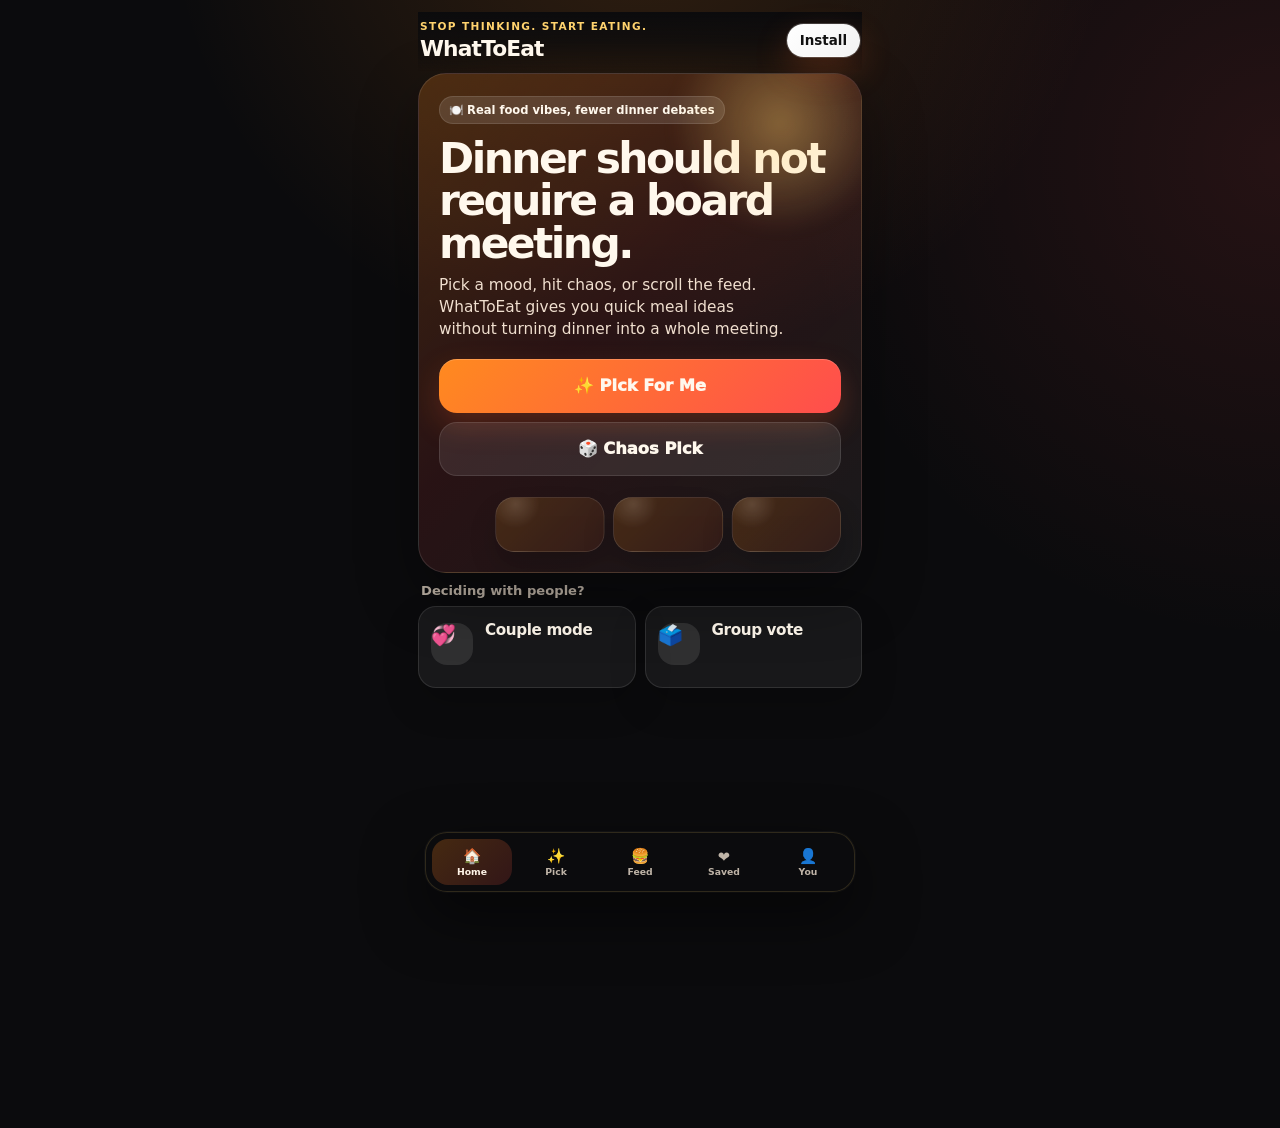
<file: index.html>
<!DOCTYPE html>
<html lang="en">
<head>
  <meta charset="UTF-8" />
  <meta name="viewport" content="width=device-width, initial-scale=1.0, viewport-fit=cover" />
  <title>WhatToEat — Funny food picks for your mood</title>
  <meta name="description" content="WhatToEat is a fast, funny food picker that helps you decide what to eat with daily vibes, smart rerolls, share cards, and chaotic meal energy." />
  <meta name="theme-color" content="#ff6b2c" />
  <meta name="mobile-web-app-capable" content="yes" />
  <meta name="application-name" content="WhatToEat" />
  <meta name="apple-mobile-web-app-capable" content="yes" />
  <meta name="apple-mobile-web-app-status-bar-style" content="black-translucent" />
  <meta name="apple-mobile-web-app-title" content="WhatToEat" />
  <meta name="format-detection" content="telephone=no" />
  <meta property="og:site_name" content="WhatToEat" />
  <meta property="og:title" content="WhatToEat" />
  <meta property="og:description" content="Stop overthinking dinner. Let WhatToEat pick the vibe — with funny share cards and daily meal chaos." />
  <meta property="og:image" content="https://whattoeat-ten-hazel.vercel.app/social-preview.png" />
  <meta name="twitter:card" content="summary_large_image" />
  <meta name="twitter:title" content="WhatToEat" />
  <meta name="twitter:description" content="Funny food picks for your mood, your wallet, and your current chaos." />
  <meta name="twitter:image" content="https://whattoeat-ten-hazel.vercel.app/social-preview.png" />
  <meta property="og:type" content="website" />
  <link rel="manifest" href="/app.webmanifest?v=foundation-20260817-v4" crossorigin="use-credentials" />
  <link rel="apple-touch-icon" href="/apple-touch-icon.png" />
  <link rel="stylesheet" href="/style.css?v=foundation-20260814-v1" />
  <link rel="stylesheet" href="/foundation.css?v=2.0b-catalog-2" />
</head>
<body>
  <div class="app-shell">
    <header class="topbar">
      <div>
        <p class="eyebrow">Stop thinking. Start eating.</p>
        <h1>WhatToEat</h1>
      </div>
      <button class="install-pill" id="installBtn" type="button">Install</button>
    </header>

    <main id="app">
      <section class="screen active" id="homeScreen">
        <article class="hero-card">
          <div class="hero-copy">
            <span class="live-chip">🍽️ Real food vibes, fewer dinner debates</span>
            <h2>Dinner should not require a board meeting.</h2>
            <p>Pick a mood, hit chaos, or scroll the feed. WhatToEat gives you quick meal ideas without turning dinner into a whole meeting.</p>
            <div class="hero-actions">
              <button class="primary-btn" data-go="matchScreen">Find my food</button>
              <button class="ghost-btn" id="chaosPickBtn" type="button">Chaos pick</button>
            </div>
          </div>
          <div class="hero-food-stack" aria-hidden="true">
            <div class="mini-photo pizza"></div>
            <div class="mini-photo burger"></div>
            <div class="mini-photo ramen"></div>
          </div>
        </article>

        <section class="daily-card glass-card">
          <div>
            <p class="eyebrow">Live banner</p>
            <h3 id="dailyTitle">Comfort food with main-character seasoning</h3>
            <p id="dailyText">The day was loud. Your plate should be easy, warm, and a little dramatic.</p>
          </div>
          <button class="tiny-btn" id="refreshDailyBtn" type="button">Refresh</button>
        </section>
        <section class="today-mode-card glass-card" id="todayModeCard">
          <div class="today-mode-top">
            <div>
              <p class="eyebrow">Today’s Mode</p>
              <h3 id="todayModeTitle">Loading today’s food chaos...</h3>
              <p id="todayModeText">Checking the calendar, the clock, and your hunger attitude.</p>
            </div>
            <span class="mode-orb" id="todayModeEmoji">🍽️</span>
          </div>
          <div class="daily-meta-row">
            <span id="todayModeTag">Live vibe</span>
            <span id="todayModeStreak">0 day streak</span>
            <span id="todayModeClock">Tonight energy</span>
          </div>
          <button class="primary-btn compact" id="todayModePickBtn" type="button">Pick from today’s mode</button>
        </section>

        <section class="launch-card glass-card app-dev-only" id="launchPrepCard" hidden>
          <div>
            <p class="eyebrow">PWA Status</p>
            <h3>PWA cache reset active</h3>
            <p>Old caches and service workers are cleared once, then the fresh manifest, icons, and service worker are registered for Chrome install testing.</p>
          </div>
          <button class="launch-badge" id="pwaStatusBtn" type="button">PWA</button>
        </section>

        <section class="personal-card glass-card" id="forYouCard">
          <div>
            <p class="eyebrow">For You Tonight</p>
            <h3 id="forYouTitle">Loading your food brain...</h3>
            <p id="forYouText">The app is checking your cravings without judging too loud.</p>
          </div>
          <button class="tiny-btn" id="forYouPickBtn" type="button">Pick this vibe</button>
        </section>

        <section class="section-block">
          <div class="section-heading">
            <div>
              <p class="eyebrow">For you</p>
              <h3>Food feed</h3>
            </div>
            <button class="text-btn" data-go="feedScreen">See all</button>
          </div>
          <div class="horizontal-feed" id="homeFeed"></div>
        </section>

        <section class="section-block">
          <div class="section-heading">
            <div>
              <p class="eyebrow">Viral energy</p>
              <h3>Shareable picks</h3>
            </div>
          </div>
          <div class="share-preview-card social-preview-card" id="sharePreviewCard">
            <span class="social-badge">SHARE PICK</span>
            <p>WhatToEat picked <strong>something unreasonably accurate</strong> for me.</p>
            <button class="primary-btn compact" id="makeShareBtn" type="button">Make viral card</button>
          </div>
          <div class="brand-lock-card glass-card">
            <p class="eyebrow">Brand lock-in</p>
            <h3>Signature WhatToEat energy</h3>
            <div class="signature-phrase-grid">
              <span>Wallet Recovery Mode</span>
              <span>Emotionally Seasoned</span>
              <span>2AM Bad Decisions</span>
              <span>Financially Reckless Feast</span>
            </div>
          </div>
          <div class="template-strip" id="templateStrip">
            <button data-template="share" class="active">🔥 Share</button>
            <button data-template="roast">😮‍💨 Roast</button>
            <button data-template="broke">🪙 Broke era</button>
            <button data-template="late">🌙 Late night</button>
            <button data-template="main">✨ Main character</button>
            <button data-template="couple">💞 Couple</button>
          </div>
        </section>

        <section class="section-block social-lab-section">
          <div class="section-heading">
            <div>
              <p class="eyebrow">Social lab</p>
              <h3>Make it group-chat worthy</h3>
            </div>
          </div>
          <div class="social-grid">
            <button class="social-tool-card" id="roastModeBtn" type="button">
              <span>🔥</span>
              <strong>Roast my hunger</strong>
              <small>Generate a funny line for your pick.</small>
            </button>
            <button class="social-tool-card" id="coupleModeBtn" type="button">
              <span>💞</span>
              <strong>Couple mode</strong>
              <small>Pick one meal two people can argue over.</small>
            </button>
            <button class="social-tool-card" id="groupVoteBtn" type="button">
              <span>🗳️</span>
              <strong>Group vote</strong>
              <small>Create three choices to send the chat.</small>
            </button>
          </div>
        </section>
      </section>

      <section class="screen" id="matchScreen">
        <div class="screen-title">
          <p class="eyebrow">Smart pick</p>
          <h2>What’s your food situation?</h2>
          <p>Choose fast. The app will judge lovingly.</p>
        </div>

        <div class="question-card">
          <h3>Mood</h3>
          <div class="option-grid" data-group="mood">
            <button data-value="comfort">🥘 Comfort</button>
            <button data-value="lazy">🛋️ Lazy</button>
            <button data-value="broke">🪙 Broke</button>
            <button data-value="healthy">🥗 Healthy-ish</button>
            <button data-value="late">🌙 Late night</button>
            <button data-value="chaos">🎲 Chaos</button>
          </div>
        </div>

        <div class="question-card">
          <h3>Budget</h3>
          <div class="option-grid" data-group="budget">
            <button data-value="cheap">$ Struggle</button>
            <button data-value="mid">$$ Normal</button>
            <button data-value="treat">$$$ Treat me</button>
          </div>
        </div>

        <div class="question-card">
          <h3>Energy</h3>
          <div class="option-grid" data-group="energy">
            <button data-value="low">Barely standing</button>
            <button data-value="medium">I can cook a lil</button>
            <button data-value="high">Chef mode</button>
          </div>
        </div>

        <button class="primary-btn full" id="smartPickBtn" type="button">Pick my food</button>
        <div id="smartResult" class="result-zone"></div>
      </section>

      <section class="screen" id="feedScreen">
        <div class="screen-title">
          <p class="eyebrow">Swipe-ish feed</p>
          <h2>Keep scrolling until dinner makes sense</h2>
        </div>
        <div class="mode-strip">
          <button data-filter="all" class="active">All</button>
          <button data-filter="late">Late night</button>
          <button data-filter="broke">Struggle</button>
          <button data-filter="comfort">Comfort</button>
          <button data-filter="healthy">Healthy-ish</button>
        </div>
        <div class="vertical-feed" id="verticalFeed"></div>
      </section>

      <section class="screen" id="savedScreen">
        <div class="screen-title">
          <p class="eyebrow">Saved</p>
          <h2>Your cravings folder</h2>
          <p>For when future-you wants the same nonsense again.</p>
        </div>
        <div id="savedList" class="vertical-feed"></div>
      </section>

      <section class="screen" id="profileScreen">
        <div class="screen-title">
          <p class="eyebrow">Your food brain</p>
          <h2>Preferences + streaks</h2>
        </div>
        <div class="stats-grid">
          <article class="stat-card"><span id="streakCount">0</span><p>day vibe streak</p></article>
          <article class="stat-card"><span id="savedCount">0</span><p>saved meals</p></article>
          <article class="stat-card"><span id="historyCount">0</span><p>recent picks</p></article>
          <article class="stat-card"><span id="topMoodText">—</span><p>usual vibe</p></article>
        </div>
        <div class="glass-card">
          <p class="eyebrow">Recent cravings</p>
          <div id="recentList" class="recent-list"></div>
        </div>
        <div class="question-card">
          <h3>Favorite default mood</h3>
          <div class="option-grid" data-group="defaultMood">
            <button data-value="comfort">Comfort</button>
            <button data-value="lazy">Lazy</button>
            <button data-value="broke">Broke</button>
            <button data-value="late">Late night</button>
          </div>
        </div>
        <button class="ghost-btn full" id="resetBtn" type="button">Reset app memory</button>
      </section>
    </main>

    <nav class="bottom-nav" aria-label="Main navigation">
      <button class="active" data-go="homeScreen">🏠<span>Home</span></button>
      <button data-go="matchScreen">✨<span>Pick</span></button>
      <button data-go="feedScreen">🍔<span>Feed</span></button>
      <button data-go="savedScreen">❤️<span>Saved</span></button>
      <button data-go="profileScreen">👤<span>You</span></button>
    </nav>
  </div>

  <div class="modal-backdrop" id="modalBackdrop" hidden>
    <div class="modal-card" role="dialog" aria-modal="true">
      <button class="close-btn" id="closeModal" type="button" aria-label="Close dialog">×</button>
      <div id="modalContent"></div>
    </div>
  </div>

  <canvas id="shareCanvas" width="1080" height="1350" hidden></canvas>
  <div class="toast" id="toast"></div>

  <script src="/foundation-bootstrap.js?v=foundation-20260814-v1"></script>
  <script src="/pwa-foundation.js?v=foundation-20260817-v2"></script>
  <script src="/script.js?v=foundation-20260814-v1"></script>
  <script src="/catalog-quality.js?v=2.0b-catalog-2"></script>
</body>
</html>
</file>
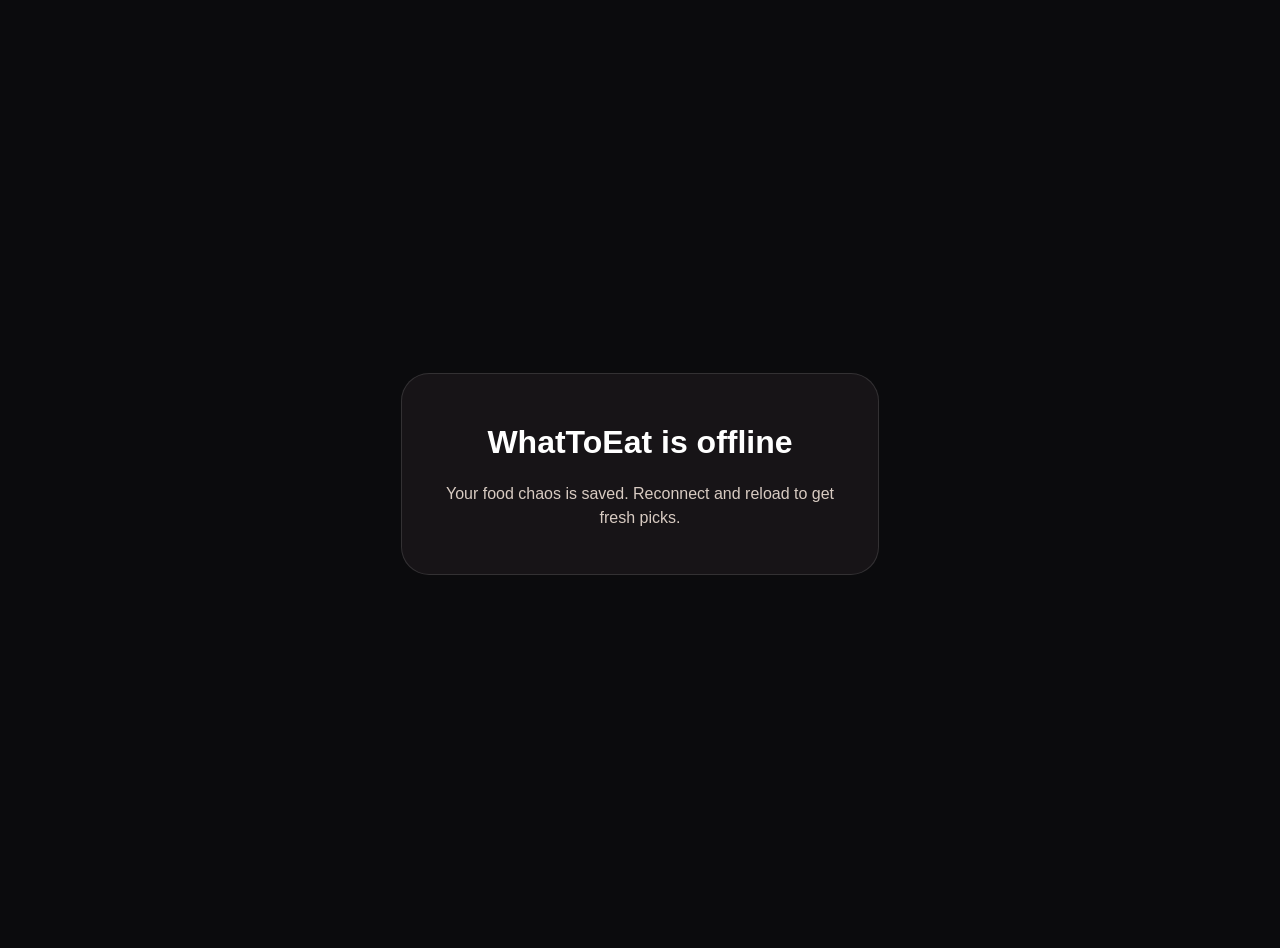
<file: offline.html>
<!DOCTYPE html><html lang="en"><head><meta charset="UTF-8"><meta name="viewport" content="width=device-width,initial-scale=1"><title>WhatToEat Offline</title><style>body{margin:0;background:#0b0b0d;color:#fff;font-family:Arial,sans-serif;display:grid;place-items:center;min-height:100vh;padding:24px;text-align:center}.card{max-width:420px;background:#171417;border:1px solid rgba(255,255,255,.12);border-radius:28px;padding:28px}h1{font-size:32px}p{color:#d8cbc2;line-height:1.5}</style></head><body><div class="card"><h1>WhatToEat is offline</h1><p>Your food chaos is saved. Reconnect and reload to get fresh picks.</p></div></body></html>
</file>
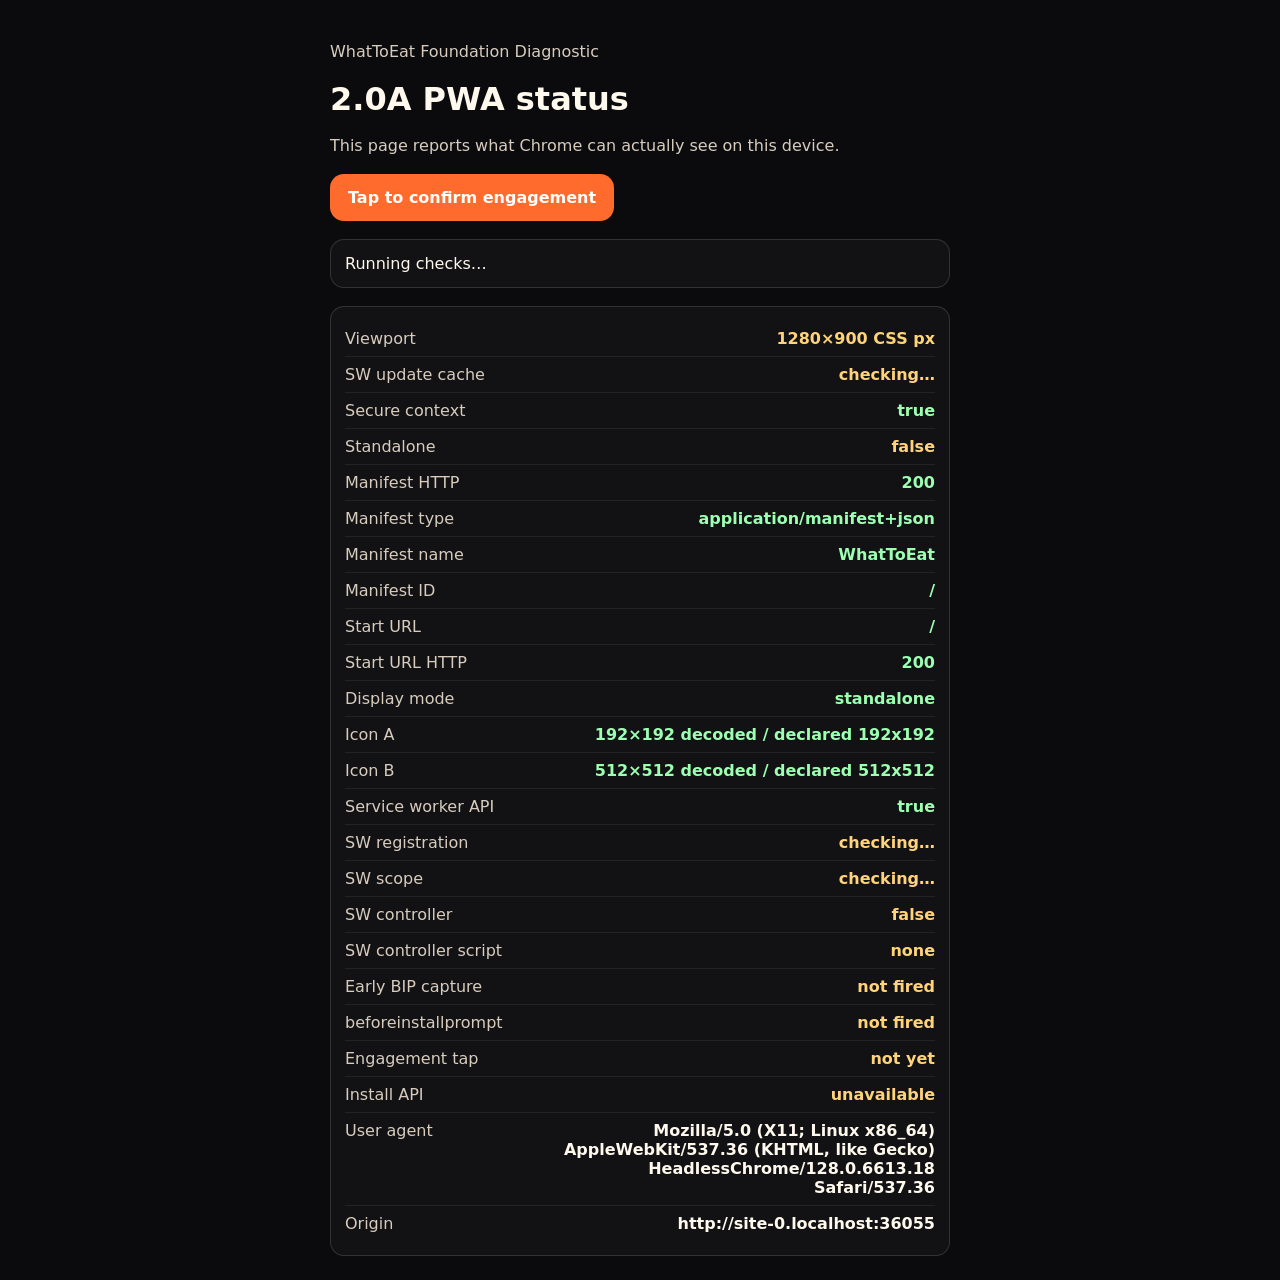
<file: pwa-test.html>
<!doctype html>
<html lang="en">
<head>
  <meta charset="utf-8">
  <meta name="viewport" content="width=device-width,initial-scale=1,viewport-fit=cover">
  <meta name="theme-color" content="#ff6b2c">
  <title>WhatToEat 2.0A PWA Diagnostic</title>
  <script>
    window.__wteInstallPromptSeen = false;
    window.__wteInstallPromptEvent = null;
    window.addEventListener('beforeinstallprompt', event => {
      window.__wteInstallPromptSeen = true;
      window.__wteInstallPromptEvent = event;
      event.preventDefault();
    });
  </script>
  <link rel="manifest" href="/app.webmanifest?v=2.0a-pwa-test-8" crossorigin="use-credentials">
  <style>
    body{margin:0;min-height:100vh;background:#0b0b0d;color:#fff8ed;font:16px system-ui,sans-serif;padding:24px;box-sizing:border-box}main{max-width:620px;margin:0 auto}h1{margin:.25rem 0 1rem;font-size:2rem}p{line-height:1.5;color:#d8ccbf}button{font:inherit;font-weight:800;padding:14px 18px;border:0;border-radius:14px;background:#ff6b2c;color:white}.panel{margin-top:18px;padding:14px;border:1px solid #ffffff22;border-radius:14px;background:#ffffff08}.row{display:flex;justify-content:space-between;gap:18px;padding:8px 0;border-bottom:1px solid #ffffff12}.row:last-child{border-bottom:0}.label{color:#d8ccbf}.value{font-weight:800;text-align:right;word-break:break-word;max-width:65%}.pass{color:#9cffb2}.fail{color:#ff9c9c}.wait{color:#ffd37a}
  </style>
</head>
<body><main>
  <p>WhatToEat Foundation Diagnostic</p><h1>2.0A PWA status</h1>
  <p>This page reports what Chrome can actually see on this device.</p>
  <button id="tap" type="button">Tap to confirm engagement</button>
  <div class="panel" id="summary">Running checks…</div><div class="panel" id="details"></div>
<script>
const summary=document.getElementById('summary'),details=document.getElementById('details'),tap=document.getElementById('tap');
let promptSeen=window.__wteInstallPromptSeen===true,engagement=false;const r={earlyPrompt:window.__wteInstallPromptSeen===true};
const row=(l,v,s='')=>`<div class="row"><span class="label">${l}</span><span class="value ${s}">${v}</span></div>`;
function render(){
 const iconOK=r.icon192OK&&r.icon512OK;
 const viewportOK=Number.isFinite(r.viewportWidth)&&r.viewportWidth>=320&&r.viewportWidth<=390;
 const updateOK=Array.isArray(r.cacheNames)&&r.cacheNames.some(name=>name==='whattoeat-foundation-20260818-v8');
 details.innerHTML=
 row('Viewport',r.viewport||'checking…',viewportOK?'pass':'wait')+
 row('SW update cache',r.cacheNames?.join(', ')||'checking…',updateOK?'pass':'wait')+
 row('Secure context',String(r.secure),r.secure?'pass':'fail')+
 row('Standalone',String(r.standalone),r.standalone?'pass':'wait')+
 row('Manifest HTTP',r.manifestHttp??'checking…',r.manifestHttp===200?'pass':r.manifestHttp?'fail':'wait')+
 row('Manifest type',r.manifestType||'checking…',r.manifestType?.includes('manifest')?'pass':r.manifestType?'fail':'wait')+
 row('Manifest name',r.manifestName||'checking…',r.manifestName?'pass':'wait')+
 row('Manifest ID',r.manifestId||'checking…',r.manifestId?'pass':'wait')+
 row('Start URL',r.startUrl||'checking…',r.startUrl?'pass':'wait')+
 row('Start URL HTTP',r.startHttp??'checking…',r.startHttp===200?'pass':r.startHttp?'fail':'wait')+
 row('Display mode',r.display||'checking…',(['standalone','fullscreen','minimal-ui'].includes(r.display))?'pass':r.display?'fail':'wait')+
 row('Icon A',r.icon192||'checking…',r.icon192OK?'pass':r.icon192?'fail':'wait')+
 row('Icon B',r.icon512||'checking…',r.icon512OK?'pass':r.icon512?'fail':'wait')+
 row('Service worker API',String(r.swApi),r.swApi?'pass':'fail')+
 row('SW registration',r.swRegistration||'checking…',r.swRegistration==='ready'?'pass':r.swRegistration==='failed'?'fail':'wait')+
 row('SW scope',r.swScope||'checking…',r.swScope?'pass':'wait')+
 row('SW controller',String(r.swController),r.swController?'pass':'wait')+
 row('SW controller script',r.swScript||'none',r.swScript?'pass':'wait')+
 row('Early BIP capture',r.earlyPrompt?'FIRED':'not fired',r.earlyPrompt?'pass':'wait')+
 row('beforeinstallprompt',promptSeen?'FIRED':'not fired',promptSeen?'pass':'wait')+
 row('Engagement tap',engagement?'done':'not yet',engagement?'pass':'wait')+
 row('Install API',r.installApi||'unavailable',r.installApi==='available'?'pass':'wait')+
 row('User agent',r.ua||'checking…')+
 row('Origin',location.origin);
 if(!r.secure)summary.innerHTML='<strong class="fail">FAIL:</strong> Not a secure context.';
 else if(r.manifestHttp&&r.manifestHttp!==200)summary.innerHTML='<strong class="fail">FAIL:</strong> Manifest request failed.';
 else if(r.startHttp&&r.startHttp!==200)summary.innerHTML='<strong class="fail">FAIL:</strong> Manifest start URL is not returning HTTP 200.';
 else if(r.iconsChecked&&!iconOK)summary.innerHTML='<strong class="fail">FAIL:</strong> One or more manifest icons are invalid.';
 else if(r.swRegistration==='failed')summary.innerHTML='<strong class="fail">FAIL:</strong> Service worker registration failed.';
 else if(updateOK&&viewportOK&&r.standalone)summary.innerHTML='<strong class="pass">FOUNDATION DEVICE PASS:</strong> Installed PWA updated to v8 and viewport is within the 320–390px regression band.';
 else if(promptSeen)summary.innerHTML='<strong class="pass">PASS:</strong> Chrome fired the install prompt.';
 else if(r.swController&&r.manifestHttp===200&&r.startHttp===200&&iconOK)summary.innerHTML='<strong class="pass">CORE PWA PASS:</strong> Manifest, start URL, icons, and service worker are healthy.';
 else summary.textContent='Running checks…';
}
function loadIcon(src,declared){return new Promise(resolve=>{const i=new Image();i.onload=()=>resolve({text:`${i.naturalWidth}×${i.naturalHeight} decoded / declared ${declared}`,ok:`${i.naturalWidth}x${i.naturalHeight}`===declared&&i.naturalWidth>=192&&i.naturalHeight>=192});i.onerror=()=>resolve({text:'load/decode failed',ok:false});i.src=src+(src.includes('?')?'&':'?')+'diag='+Date.now();});}
async function readCaches(){if('caches'in window){try{r.cacheNames=await caches.keys();}catch(e){r.cacheNames=[];}}render();}
tap.addEventListener('click',()=>{engagement=true;tap.textContent='Engagement confirmed ✓';tap.disabled=true;render();});
window.addEventListener('beforeinstallprompt',e=>{promptSeen=true;r.earlyPrompt=window.__wteInstallPromptSeen===true;e.preventDefault();render();});
(async()=>{
 r.viewportWidth=window.innerWidth;r.viewport=`${window.innerWidth}×${window.innerHeight} CSS px`;
 r.secure=isSecureContext;r.standalone=matchMedia('(display-mode: standalone)').matches||navigator.standalone===true;r.swApi='serviceWorker'in navigator;r.swController=!!navigator.serviceWorker?.controller;r.swScript=navigator.serviceWorker?.controller?.scriptURL||'';r.ua=navigator.userAgent;r.installApi=typeof navigator.install==='function'?'available':'unavailable';await readCaches();
 try{const m=await fetch('/app.webmanifest?diag='+Date.now(),{cache:'no-store',credentials:'include'});r.manifestHttp=m.status;r.manifestType=m.headers.get('content-type')||'(none)';if(m.ok){const j=await m.json();r.manifestName=j.name||'(missing)';r.manifestId=j.id||'(missing)';r.startUrl=j.start_url||'(missing)';r.display=j.display||'(missing)';if(j.start_url){try{const s=await fetch(j.start_url,{cache:'no-store',credentials:'include'});r.startHttp=s.status;}catch(e){r.startHttp='network error';}}const a=j.icons?.find(x=>x.sizes==='192x192')||j.icons?.[0],b=j.icons?.find(x=>x.sizes==='512x512')||j.icons?.[1];if(a&&b){const ia=await loadIcon(a.src,a.sizes),ib=await loadIcon(b.src,b.sizes);r.icon192=ia.text;r.icon192OK=ia.ok;r.icon512=ib.text;r.icon512OK=ib.ok;r.iconsChecked=true;}else{r.icon192='missing';r.icon512='missing';r.iconsChecked=true;}}}catch(e){r.manifestHttp='network error';}render();
 if(!r.swApi){r.swRegistration='failed';render();return;}try{const reg=await navigator.serviceWorker.register('/sw.js',{scope:'/'});await navigator.serviceWorker.ready;r.swRegistration='ready';r.swScope=reg.scope;r.swController=!!navigator.serviceWorker.controller;r.swScript=navigator.serviceWorker?.controller?.scriptURL||'';await reg.update();setTimeout(readCaches,1200);}catch(e){r.swRegistration='failed';}render();
 navigator.serviceWorker.addEventListener('controllerchange',()=>{r.swController=!!navigator.serviceWorker.controller;r.swScript=navigator.serviceWorker?.controller?.scriptURL||'';readCaches();});
})();
</script></main></body></html>
</file>
<file: style.css>
/* Critical mobile click fix: hidden modal/backdrop must never block taps */
[hidden], .modal-backdrop[hidden]{display:none!important;}
:root{
  --bg:#0b0b0d; --panel:#151518; --panel2:#1d1a20; --text:#fff8ed; --muted:#bfb4a7;
  --orange:#ff8a1f; --yellow:#ffd36e; --red:#ff4d4d; --green:#70e58f; --border:rgba(255,255,255,.11);
  --shadow:0 24px 60px rgba(0,0,0,.35); --radius:28px;
}
*{box-sizing:border-box;-webkit-tap-highlight-color:transparent}
body{margin:0;background:radial-gradient(circle at top,#332112 0,#0b0b0d 34%,#070708 100%);color:var(--text);font-family:Inter,ui-sans-serif,system-ui,-apple-system,BlinkMacSystemFont,"Segoe UI",sans-serif;min-height:100vh}
button{font:inherit;color:inherit;border:0;cursor:pointer}
.app-shell{width:min(480px,100%);margin:0 auto;min-height:100vh;padding:14px 14px 96px;position:relative;overflow:hidden}
.topbar{position:sticky;top:0;z-index:10;display:flex;align-items:center;justify-content:space-between;padding:10px 2px 12px;background:linear-gradient(180deg,rgba(11,11,13,.98),rgba(11,11,13,.68),transparent);backdrop-filter:blur(16px)}
.topbar h1{margin:0;font-size:1.5rem;letter-spacing:-.04em}.eyebrow{margin:0 0 4px;color:var(--yellow);font-size:.72rem;text-transform:uppercase;letter-spacing:.14em;font-weight:800}.install-pill,.tiny-btn,.text-btn{background:rgba(255,255,255,.08);border:1px solid var(--border);border-radius:999px;padding:10px 14px;font-weight:800}.text-btn{background:transparent;color:var(--yellow);padding:8px}.screen{display:none;animation:rise .25s ease}.screen.active{display:block}@keyframes rise{from{opacity:0;transform:translateY(10px)}to{opacity:1;transform:none}}
.hero-card{position:relative;overflow:hidden;border:1px solid var(--border);border-radius:34px;padding:22px;background:linear-gradient(135deg,rgba(255,138,31,.22),rgba(255,77,77,.12) 45%,rgba(255,255,255,.06));box-shadow:var(--shadow)}
.hero-card:before{content:"";position:absolute;inset:-60px -30px auto auto;width:220px;height:220px;background:radial-gradient(circle,rgba(255,211,110,.4),transparent 70%);filter:blur(8px)}
.live-chip{display:inline-flex;background:rgba(255,255,255,.12);border:1px solid var(--border);padding:7px 10px;border-radius:999px;font-size:.78rem;font-weight:900}.hero-card h2{font-size:2.1rem;line-height:.95;letter-spacing:-.07em;margin:14px 0 10px}.hero-card p{color:#f0dfcf;line-height:1.45;margin:0 0 18px}.hero-actions{display:flex;gap:10px;flex-wrap:wrap}.primary-btn,.ghost-btn{border-radius:18px;padding:14px 16px;font-weight:950;background:linear-gradient(135deg,var(--orange),var(--red));box-shadow:0 12px 26px rgba(255,104,30,.25)}.ghost-btn{background:rgba(255,255,255,.09);box-shadow:none;border:1px solid var(--border)}.full{width:100%;margin-top:12px}.compact{padding:10px 12px;border-radius:14px}.hero-food-stack{height:118px;display:grid;grid-template-columns:1fr 1fr 1fr;gap:10px;margin-top:18px}.mini-photo{border-radius:22px;background-size:cover;background-position:center;box-shadow:0 18px 34px rgba(0,0,0,.25);border:1px solid rgba(255,255,255,.14)}
.pizza{background-image:linear-gradient(135deg,rgba(0,0,0,.05),rgba(0,0,0,.45)),url('https://images.unsplash.com/photo-1513104890138-7c749659a591?auto=format&fit=crop&w=600&q=70')}.burger{background-image:linear-gradient(135deg,rgba(0,0,0,.05),rgba(0,0,0,.45)),url('https://images.unsplash.com/photo-1568901346375-23c9450c58cd?auto=format&fit=crop&w=600&q=70')}.ramen{background-image:linear-gradient(135deg,rgba(0,0,0,.05),rgba(0,0,0,.45)),url('https://images.unsplash.com/photo-1569718212165-3a8278d5f624?auto=format&fit=crop&w=600&q=70')}.taco{background-image:linear-gradient(135deg,rgba(0,0,0,.05),rgba(0,0,0,.45)),url('https://images.unsplash.com/photo-1551504734-5ee1c4a1479b?auto=format&fit=crop&w=800&q=70')}.salad{background-image:linear-gradient(135deg,rgba(0,0,0,.05),rgba(0,0,0,.45)),url('https://images.unsplash.com/photo-1512621776951-a57141f2eefd?auto=format&fit=crop&w=800&q=70')}.pasta{background-image:linear-gradient(135deg,rgba(0,0,0,.05),rgba(0,0,0,.45)),url('https://images.unsplash.com/photo-1621996346565-e3dbc353d2e5?auto=format&fit=crop&w=800&q=70')}.breakfast{background-image:linear-gradient(135deg,rgba(0,0,0,.05),rgba(0,0,0,.45)),url('https://images.unsplash.com/photo-1484723091739-30a097e8f929?auto=format&fit=crop&w=800&q=70')}.wings{background-image:linear-gradient(135deg,rgba(0,0,0,.05),rgba(0,0,0,.45)),url('https://images.unsplash.com/photo-1527477396000-e27163b481c2?auto=format&fit=crop&w=800&q=70')}.nachos{background-image:linear-gradient(135deg,rgba(0,0,0,.05),rgba(0,0,0,.45)),url('https://images.unsplash.com/photo-1513456852971-30b0c0c0c0c0?auto=format&fit=crop&w=800&q=70')}
.glass-card,.question-card,.share-preview-card,.stat-card{margin-top:14px;border:1px solid var(--border);border-radius:var(--radius);background:rgba(255,255,255,.065);box-shadow:0 18px 42px rgba(0,0,0,.2);padding:16px;backdrop-filter:blur(14px)}.daily-card{display:flex;align-items:flex-start;justify-content:space-between;gap:12px}.daily-card h3,.section-heading h3,.screen-title h2{margin:0;font-size:1.25rem;letter-spacing:-.04em}.daily-card p:not(.eyebrow),.screen-title p:not(.eyebrow){color:var(--muted);margin:5px 0 0;line-height:1.35}.section-block{margin-top:22px}.section-heading{display:flex;justify-content:space-between;align-items:end;margin-bottom:10px}.horizontal-feed{display:flex;gap:12px;overflow-x:auto;scroll-snap-type:x mandatory;padding-bottom:8px}.horizontal-feed::-webkit-scrollbar,.mode-strip::-webkit-scrollbar{display:none}.food-card{position:relative;overflow:hidden;min-height:330px;border-radius:30px;border:1px solid var(--border);background:#222;box-shadow:var(--shadow)}.horizontal-feed .food-card{min-width:82%;scroll-snap-align:start}.food-img{height:190px;background-size:cover;background-position:center;position:relative}.food-img:after{content:"";position:absolute;inset:0;background:linear-gradient(180deg,transparent,rgba(0,0,0,.7))}.food-body{padding:15px}.food-body h3{margin:0;font-size:1.32rem;letter-spacing:-.045em}.food-body p{color:var(--muted);line-height:1.35;margin:7px 0 11px}.tags{display:flex;gap:7px;flex-wrap:wrap}.tags span{font-size:.72rem;font-weight:900;padding:6px 8px;border-radius:999px;background:rgba(255,255,255,.09);border:1px solid var(--border)}.card-actions{display:flex;gap:8px;margin-top:12px}.card-actions button{flex:1;border-radius:14px;padding:11px 9px;font-weight:950;background:rgba(255,255,255,.09);border:1px solid var(--border)}.card-actions button:first-child{background:linear-gradient(135deg,var(--orange),var(--red));border:0}.screen-title{padding:8px 2px 10px}.option-grid{display:grid;grid-template-columns:repeat(2,1fr);gap:9px}.option-grid button,.mode-strip button{background:rgba(255,255,255,.08);border:1px solid var(--border);border-radius:18px;padding:12px 10px;font-weight:900}.option-grid button.active,.mode-strip button.active{background:linear-gradient(135deg,var(--orange),var(--red));border-color:transparent}.mode-strip{display:flex;gap:8px;overflow-x:auto;margin:10px 0 14px}.mode-strip button{white-space:nowrap}.result-zone{margin-top:12px}.vertical-feed{display:grid;gap:14px}.vertical-feed .food-card{min-height:unset}.share-preview-card p{margin:0 0 12px;color:#f5e8d9}.share-preview-card strong{color:var(--yellow)}.stats-grid{display:grid;grid-template-columns:1fr 1fr;gap:12px}.stat-card span{display:block;font-size:2rem;font-weight:1000;color:var(--yellow)}.stat-card p{margin:0;color:var(--muted)}
.bottom-nav{position:fixed;left:50%;bottom:12px;transform:translateX(-50%);width:min(456px,calc(100% - 20px));display:grid;grid-template-columns:repeat(5,1fr);gap:5px;padding:8px;border:1px solid var(--border);border-radius:24px;background:rgba(12,12,14,.88);backdrop-filter:blur(22px);box-shadow:0 24px 60px rgba(0,0,0,.45);z-index:20}.bottom-nav button{background:transparent;border-radius:18px;padding:8px 3px;color:var(--muted);font-weight:900;font-size:1rem}.bottom-nav span{display:block;font-size:.65rem;margin-top:2px}.bottom-nav button.active{background:rgba(255,138,31,.18);color:var(--text)}
.modal-backdrop:not([hidden]){position:fixed;inset:0;z-index:50;background:rgba(0,0,0,.68);display:grid;place-items:end center;padding:14px}.modal-card{width:min(480px,100%);max-height:88vh;overflow:auto;border-radius:30px;background:#141416;border:1px solid var(--border);box-shadow:var(--shadow);padding:18px;position:relative}.close-btn{position:absolute;right:12px;top:10px;background:rgba(255,255,255,.1);width:34px;height:34px;border-radius:50%;font-size:1.4rem}.share-card-preview{border-radius:28px;padding:22px;background:linear-gradient(135deg,#ff8a1f,#ff4d4d 55%,#2b1111);min-height:360px;display:flex;flex-direction:column;justify-content:space-between}.share-card-preview h2{font-size:2.2rem;line-height:.95;margin:0;letter-spacing:-.07em}.share-card-preview p{font-size:1.08rem;line-height:1.35}.toast{position:fixed;left:50%;bottom:92px;transform:translateX(-50%) translateY(20px);background:#fff8ed;color:#141416;padding:12px 14px;border-radius:999px;font-weight:950;opacity:0;pointer-events:none;transition:.2s;z-index:60;max-width:90%;text-align:center}.toast.show{opacity:1;transform:translateX(-50%) translateY(0)}
@media (max-width:380px){.hero-card h2{font-size:1.8rem}.food-img{height:170px}.horizontal-feed .food-card{min-width:88%}.app-shell{padding-inline:10px}.option-grid{grid-template-columns:1fr}}


/* V6.3 Bottom Nav + Results Spacing Fix */
html, body{
  min-height:100%;
  overflow-x:hidden;
  overscroll-behavior-y:contain;
}
.app-shell{
  padding-bottom:calc(148px + env(safe-area-inset-bottom));
  overflow:visible;
}
.screen.active{
  padding-bottom:calc(34px + env(safe-area-inset-bottom));
}
#matchScreen,
#feedScreen,
#savedScreen,
#profileScreen{
  padding-bottom:calc(150px + env(safe-area-inset-bottom));
}
.result-zone{
  margin-top:16px;
  margin-bottom:calc(130px + env(safe-area-inset-bottom));
  scroll-margin-bottom:160px;
}
.result-zone .food-card,
#smartResult .food-card{
  margin-bottom:18px;
}
.vertical-feed{
  padding-bottom:calc(130px + env(safe-area-inset-bottom));
}
.bottom-nav{
  bottom:calc(8px + env(safe-area-inset-bottom));
  width:min(436px,calc(100% - 18px));
  padding:6px;
  gap:4px;
  border-radius:22px;
  background:rgba(12,12,14,.94);
}
.bottom-nav button{
  min-height:48px;
  padding:6px 2px;
  font-size:.95rem;
}
.bottom-nav span{
  font-size:.6rem;
  line-height:1;
}
.toast{
  bottom:calc(82px + env(safe-area-inset-bottom));
  max-width:calc(100% - 28px);
}
.card-actions{
  position:relative;
  z-index:2;
}
.primary-btn.full{
  position:relative;
  z-index:3;
}
@media (max-width:380px){
  .app-shell{padding-bottom:calc(156px + env(safe-area-inset-bottom));}
  .bottom-nav{width:min(420px,calc(100% - 14px));}
  .bottom-nav button{min-height:46px;font-size:.9rem;}
  .bottom-nav span{font-size:.58rem;}
}


/* V6.4 Scroll Unlock + Mobile Safe Area Fix */
html{
  height:auto!important;
  min-height:100%!important;
  overflow-x:hidden!important;
  overflow-y:auto!important;
  -webkit-overflow-scrolling:touch!important;
}
body{
  height:auto!important;
  min-height:100dvh!important;
  overflow-x:hidden!important;
  overflow-y:auto!important;
  position:static!important;
  touch-action:auto!important;
  -webkit-overflow-scrolling:touch!important;
  overscroll-behavior-y:auto!important;
}
.app-shell{
  min-height:100dvh!important;
  height:auto!important;
  max-height:none!important;
  overflow:visible!important;
  padding-bottom:calc(190px + env(safe-area-inset-bottom))!important;
}
main,#app{
  min-height:auto!important;
  height:auto!important;
  overflow:visible!important;
  padding-bottom:calc(170px + env(safe-area-inset-bottom))!important;
}
.screen,
.screen.active{
  min-height:auto!important;
  height:auto!important;
  max-height:none!important;
  overflow:visible!important;
  padding-bottom:calc(170px + env(safe-area-inset-bottom))!important;
}
#homeScreen,#matchScreen,#feedScreen,#savedScreen,#profileScreen{
  overflow:visible!important;
  padding-bottom:calc(190px + env(safe-area-inset-bottom))!important;
}
.horizontal-feed{
  touch-action:pan-x pan-y!important;
}
.question-card,
.glass-card,
.food-card,
.hero-card,
.share-preview-card{
  touch-action:auto!important;
}
.bottom-nav{
  bottom:calc(10px + env(safe-area-inset-bottom))!important;
  z-index:30!important;
  pointer-events:auto!important;
}
.result-zone,
.vertical-feed,
#savedList,
#verticalFeed,
#smartResult{
  overflow:visible!important;
  padding-bottom:calc(170px + env(safe-area-inset-bottom))!important;
  margin-bottom:calc(110px + env(safe-area-inset-bottom))!important;
}
.modal-backdrop[hidden]{
  display:none!important;
  pointer-events:none!important;
}
.modal-backdrop:not([hidden]){
  pointer-events:auto!important;
}
body:after{
  content:"";
  display:block;
  height:calc(120px + env(safe-area-inset-bottom));
}

/* V6.6 verified reroll consistency fix */
.result-pop { animation: resultPop .28s ease-out; }
.result-header { margin-bottom: 12px; }
.tiny-note { margin: 6px 0 0; font-size: 0.82rem; color: rgba(255,255,255,.68); }
@keyframes resultPop {
  0% { transform: translateY(8px) scale(.985); opacity: .72; }
  100% { transform: translateY(0) scale(1); opacity: 1; }
}


/* V7.1 Full UX Refinement Pass — premium spacing, rhythm, and mobile polish */
:root{
  --radius:24px;
  --card-gap:14px;
  --nav-h:72px;
  --safe-bottom:env(safe-area-inset-bottom, 0px);
}
html,body{
  scroll-behavior:smooth;
  background-attachment:fixed;
}
.app-shell{
  width:min(470px,100%);
  padding:12px 13px calc(132px + var(--safe-bottom))!important;
}
.topbar{
  padding:8px 2px 10px;
  margin-bottom:2px;
}
.topbar h1{
  font-size:1.36rem;
}
.eyebrow{
  font-size:.66rem;
  letter-spacing:.13em;
}
.install-pill{
  padding:8px 12px;
  font-size:.84rem;
}
.hero-card{
  border-radius:28px;
  padding:18px;
  min-height:unset;
}
.live-chip{
  font-size:.72rem;
  padding:6px 9px;
}
.hero-card h2{
  font-size:1.82rem;
  line-height:1.02;
  margin:12px 0 8px;
  letter-spacing:-.06em;
}
.hero-card p{
  font-size:.95rem;
  line-height:1.38;
  max-width:96%;
}
.hero-actions{
  gap:9px;
  margin-top:14px;
}
.primary-btn,.ghost-btn{
  min-height:46px;
  border-radius:17px;
  padding:12px 14px;
}
.primary-btn.full,.ghost-btn.full{
  width:100%;
  margin-top:12px;
  min-height:50px;
}
.primary-btn.compact{
  min-height:42px;
  padding:10px 13px;
}
.hero-food-stack{
  right:12px;
  bottom:10px;
  transform:scale(.86);
  transform-origin:right bottom;
  opacity:.86;
}
.glass-card,.question-card,.share-preview-card,.stat-card{
  margin-top:12px;
  padding:14px;
  border-radius:22px;
}
.daily-card{
  align-items:center;
}
.daily-card h3,.section-heading h3,.screen-title h2{
  font-size:1.13rem;
  letter-spacing:-.035em;
}
.daily-card p:not(.eyebrow),.screen-title p:not(.eyebrow){
  font-size:.91rem;
  line-height:1.34;
}
.section-block{
  margin-top:18px;
}
.section-heading{
  margin-bottom:9px;
  padding-inline:1px;
}
.horizontal-feed{
  gap:10px;
  padding:2px 2px 8px;
}
.horizontal-feed .food-card{
  min-width:78%;
}
.food-card{
  border-radius:24px;
  min-height:unset;
}
.food-img{
  height:156px;
}
.food-body{
  padding:13px;
}
.food-body h3{
  font-size:1.15rem;
  line-height:1.05;
}
.food-body p{
  font-size:.9rem;
  line-height:1.32;
  margin:6px 0 9px;
}
.tags{
  gap:6px;
}
.tags span{
  font-size:.66rem;
  padding:5px 7px;
}
.card-actions{
  gap:7px;
  margin-top:10px;
}
.card-actions button{
  min-height:40px;
  border-radius:13px;
  padding:9px 7px;
  font-size:.84rem;
}
.screen-title{
  padding:6px 1px 8px;
}
.question-card h3{
  margin:0 0 10px;
  font-size:1.02rem;
}
.option-grid{
  gap:8px;
}
.option-grid button,.mode-strip button{
  min-height:44px;
  border-radius:15px;
  padding:10px 9px;
  font-size:.88rem;
}
.mode-strip{
  gap:7px;
  margin:8px 0 12px;
  padding-bottom:2px;
}
.vertical-feed{
  gap:12px;
  padding-bottom:calc(120px + var(--safe-bottom))!important;
}
.result-zone{
  margin-top:12px;
  margin-bottom:calc(112px + var(--safe-bottom))!important;
  padding-bottom:calc(96px + var(--safe-bottom))!important;
}
.result-header{
  padding:12px 13px;
  margin-bottom:10px;
}
.stats-grid{
  gap:10px;
}
.stat-card span{
  font-size:1.72rem;
}
.share-preview-card p{
  font-size:.94rem;
  line-height:1.35;
}
.bottom-nav{
  bottom:calc(8px + var(--safe-bottom))!important;
  width:min(430px,calc(100% - 18px))!important;
  padding:6px!important;
  gap:4px!important;
  border-radius:22px!important;
  box-shadow:0 16px 44px rgba(0,0,0,.48)!important;
}
.bottom-nav button{
  min-height:46px!important;
  padding:6px 2px!important;
  border-radius:16px!important;
  font-size:.92rem!important;
}
.bottom-nav span{
  font-size:.58rem!important;
}
.toast{
  bottom:calc(84px + var(--safe-bottom))!important;
  font-size:.88rem;
  padding:10px 12px;
}
.modal-card{
  border-radius:26px;
  padding:16px;
  max-height:84vh;
}
.share-card-preview{
  border-radius:24px;
  min-height:320px;
  padding:19px;
}
.share-card-preview h2{
  font-size:1.86rem;
}
body:after{
  height:calc(88px + var(--safe-bottom))!important;
}
#homeScreen,#matchScreen,#feedScreen,#savedScreen,#profileScreen,.screen,.screen.active{
  padding-bottom:calc(118px + var(--safe-bottom))!important;
}
main,#app{
  padding-bottom:calc(102px + var(--safe-bottom))!important;
}
@media (max-width:380px){
  .app-shell{padding-inline:10px!important;}
  .hero-card{padding:15px;border-radius:24px;}
  .hero-card h2{font-size:1.56rem;}
  .hero-card p{font-size:.88rem;}
  .hero-food-stack{display:none;}
  .horizontal-feed .food-card{min-width:86%;}
  .food-img{height:142px;}
  .option-grid{grid-template-columns:1fr 1fr;}
  .option-grid button{font-size:.82rem;padding:9px 7px;}
  .bottom-nav{width:min(420px,calc(100% - 12px))!important;}
  .bottom-nav button{min-height:44px!important;font-size:.86rem!important;}
}

/* V8.1 Real Personalization Foundation */
.personal-card{
  display:flex;
  justify-content:space-between;
  gap:12px;
  align-items:center;
  border-color:rgba(112,229,143,.24);
  background:linear-gradient(135deg,rgba(112,229,143,.10),rgba(255,138,31,.07),rgba(255,255,255,.055));
}
.personal-card h3{margin:0;font-size:1.12rem;letter-spacing:-.035em;}
.personal-card p:not(.eyebrow){margin:5px 0 0;color:var(--muted);line-height:1.34;font-size:.9rem;}
.recent-list{display:grid;gap:8px;margin-top:10px;}
.recent-list button{display:flex;align-items:center;justify-content:space-between;gap:8px;width:100%;background:rgba(255,255,255,.07);border:1px solid var(--border);border-radius:16px;padding:11px 12px;font-weight:900;text-align:left;}
.recent-list span{font-size:.72rem;color:var(--yellow);text-transform:uppercase;letter-spacing:.08em;}
#topMoodText{font-size:1.25rem;text-transform:capitalize;}
.stat-card:nth-child(3),.stat-card:nth-child(4){background:linear-gradient(135deg,rgba(255,255,255,.07),rgba(255,138,31,.055));}


/* V9.1 Real Social + Share Foundation */
.social-preview-card{
  position:relative;
  overflow:hidden;
  background:linear-gradient(135deg,rgba(255,138,31,.14),rgba(255,77,77,.10),rgba(255,255,255,.055));
}
.social-preview-card:after{
  content:"";
  position:absolute;
  right:-44px;
  top:-44px;
  width:150px;
  height:150px;
  border-radius:50%;
  background:rgba(255,255,255,.08);
}
.social-badge{
  display:inline-flex;
  width:max-content;
  margin-bottom:8px;
  padding:5px 8px;
  border-radius:999px;
  background:rgba(112,229,143,.16);
  color:#d9ffe3;
  border:1px solid rgba(112,229,143,.25);
  font-size:.68rem;
  font-weight:1000;
  letter-spacing:.1em;
}
.social-grid{
  display:grid;
  grid-template-columns:1fr;
  gap:10px;
}
.social-tool-card{
  width:100%;
  display:grid;
  grid-template-columns:auto 1fr;
  column-gap:12px;
  row-gap:3px;
  align-items:center;
  text-align:left;
  border-radius:20px;
  border:1px solid var(--border);
  background:linear-gradient(135deg,rgba(255,255,255,.09),rgba(255,138,31,.06));
  padding:13px;
  box-shadow:0 16px 36px rgba(0,0,0,.18);
}
.social-tool-card span{
  grid-row:1 / span 2;
  width:42px;
  height:42px;
  display:grid;
  place-items:center;
  border-radius:16px;
  background:rgba(255,255,255,.10);
  font-size:1.25rem;
}
.social-tool-card strong{
  font-size:.98rem;
  letter-spacing:-.025em;
}
.social-tool-card small{
  color:var(--muted);
  line-height:1.25;
  font-weight:750;
}
.roast-preview{
  background:linear-gradient(135deg,#26100e,#ff4d4d 58%,#111111);
}
.couple-preview{
  background:linear-gradient(135deg,#2c1531,#ff8a1f 55%,#111111);
}
.group-vote-card{
  border-radius:24px;
  padding:18px;
  background:linear-gradient(135deg,rgba(255,138,31,.17),rgba(255,255,255,.08));
  border:1px solid var(--border);
}
.group-vote-card h2{
  margin:4px 0 14px;
  font-size:1.55rem;
  letter-spacing:-.055em;
}
.vote-option{
  display:grid;
  grid-template-columns:auto 1fr;
  gap:11px;
  align-items:start;
  padding:12px;
  border-radius:18px;
  background:rgba(0,0,0,.22);
  border:1px solid rgba(255,255,255,.08);
  margin-top:9px;
}
.vote-option span{
  width:30px;
  height:30px;
  display:grid;
  place-items:center;
  border-radius:50%;
  background:linear-gradient(135deg,var(--orange),var(--red));
  font-weight:1000;
}
.vote-option strong{display:block;margin-bottom:4px;}
.vote-option p{margin:0;color:var(--muted);font-size:.88rem;line-height:1.3;}
@media (min-width:420px){
  .social-grid{grid-template-columns:1fr 1fr;}
  .social-tool-card:first-child{grid-column:1/-1;}
}

/* V9.2 dynamic viral card system */
.template-strip{display:flex;gap:10px;overflow-x:auto;padding:10px 2px 2px;scrollbar-width:none}
.template-strip::-webkit-scrollbar{display:none}
.template-strip button{border:1px solid rgba(255,255,255,.14);background:rgba(255,255,255,.08);color:var(--text);border-radius:999px;padding:10px 13px;font-weight:900;white-space:nowrap;box-shadow:inset 0 1px 0 rgba(255,255,255,.08)}
.template-strip button.active{background:linear-gradient(135deg,var(--orange),var(--red));border-color:rgba(255,255,255,.28);color:#fff;box-shadow:0 14px 35px rgba(255,87,34,.25)}
.social-preview-card{position:relative;overflow:hidden}
.social-preview-card:after{content:"";position:absolute;right:-40px;top:-40px;width:130px;height:130px;border-radius:50%;background:rgba(255,255,255,.06);pointer-events:none}
.share-card-preview.dynamic-roast{background:linear-gradient(135deg,#221012,#ff4d4d 65%,#050505)}
.share-card-preview.dynamic-broke{background:linear-gradient(135deg,#2d1b08,#a96a13 65%,#050505)}
.share-card-preview.dynamic-late{background:linear-gradient(135deg,#07031a,#3d2a78 70%,#111)}
.share-card-preview.dynamic-main{background:linear-gradient(135deg,#2a1208,#ff9d3d 65%,#241016)}
.share-card-preview.dynamic-couple{background:linear-gradient(135deg,#3b1029,#ff5ca8 65%,#0b0b0d)}
.modal-template-strip{margin:12px 0 14px;padding-bottom:8px}

/* Phase 2.1 — Daily Live Content System */
.today-mode-card{
  position:relative;
  overflow:hidden;
  background:
    radial-gradient(circle at 85% 10%, rgba(255,184,77,.22), transparent 34%),
    linear-gradient(135deg, rgba(255,255,255,.09), rgba(255,255,255,.045));
}
.today-mode-card:before{
  content:"";
  position:absolute;
  inset:0;
  pointer-events:none;
  background:linear-gradient(90deg, transparent, rgba(255,255,255,.08), transparent);
  transform:translateX(-100%);
  animation:dailyShimmer 5.5s ease-in-out infinite;
}
@keyframes dailyShimmer{0%,65%{transform:translateX(-100%)}100%{transform:translateX(100%)}}
.today-mode-top{display:flex;align-items:flex-start;justify-content:space-between;gap:14px;position:relative;z-index:1}
.today-mode-top h3{margin:0;font-size:1.28rem;letter-spacing:-.045em;line-height:1.05}
.today-mode-top p:not(.eyebrow){margin:6px 0 0;color:var(--muted);line-height:1.35}
.mode-orb{display:grid;place-items:center;flex:0 0 54px;width:54px;height:54px;border-radius:20px;background:rgba(0,0,0,.25);border:1px solid rgba(255,255,255,.14);font-size:1.65rem;box-shadow:inset 0 1px 0 rgba(255,255,255,.12), 0 18px 34px rgba(0,0,0,.22)}
.daily-meta-row{display:flex;gap:8px;flex-wrap:wrap;margin:14px 0 4px;position:relative;z-index:1}
.daily-meta-row span{font-size:.72rem;font-weight:950;text-transform:uppercase;letter-spacing:.04em;padding:7px 9px;border-radius:999px;background:rgba(255,255,255,.09);border:1px solid rgba(255,255,255,.12);color:#ffe9cf}
.today-mode-card .primary-btn{position:relative;z-index:1;margin-top:12px}


/* Phase 3 REAL Viral Polish + Brand Lock-In
   Goal: improve feel without changing the app's simple/funny core. */
:root{
  --phase3-glow:0 18px 52px rgba(255,138,31,.18);
  --phase3-soft: cubic-bezier(.2,.8,.2,1);
}
body{
  background:
    radial-gradient(circle at 50% -10%, rgba(255,138,31,.16), transparent 34%),
    radial-gradient(circle at 100% 14%, rgba(255,77,77,.11), transparent 30%),
    var(--bg)!important;
}
.hero-card,
.today-mode-card,
.personal-card,
.share-preview-card,
.question-card,
.food-card{
  transform:translateZ(0);
  transition:transform .22s var(--phase3-soft), box-shadow .22s var(--phase3-soft), border-color .22s var(--phase3-soft);
}
@media (hover:hover){
  .food-card:hover,.share-preview-card:hover,.social-tool-card:hover,.today-mode-card:hover{
    transform:translateY(-2px);
    box-shadow:0 22px 58px rgba(0,0,0,.34), var(--phase3-glow);
    border-color:rgba(255,211,110,.23);
  }
}
.primary-btn,
.ghost-btn,
.tiny-btn,
.text-btn,
.option-grid button,
.mode-strip button,
.template-strip button,
.social-tool-card,
.card-actions button,
.bottom-nav button{
  transition:transform .16s var(--phase3-soft), opacity .16s var(--phase3-soft), background .18s var(--phase3-soft), box-shadow .18s var(--phase3-soft);
}
.primary-btn:active,
.ghost-btn:active,
.tiny-btn:active,
.option-grid button:active,
.mode-strip button:active,
.template-strip button:active,
.social-tool-card:active,
.card-actions button:active,
.bottom-nav button:active{
  transform:scale(.965);
}
.primary-btn{
  box-shadow:0 12px 30px rgba(255,101,35,.22), inset 0 1px 0 rgba(255,255,255,.18)!important;
}
.primary-btn.compact{
  min-height:42px;
}
.food-card{
  border-radius:28px!important;
  background:#1a1719;
}
.food-img{
  isolation:isolate;
}
.food-img:before{
  content:"";
  position:absolute;
  inset:0;
  z-index:1;
  background:radial-gradient(circle at 20% 10%, rgba(255,255,255,.22), transparent 26%);
  mix-blend-mode:screen;
  pointer-events:none;
}
.food-body h3{
  text-wrap:balance;
}
.food-body p,
.daily-card p:not(.eyebrow),
.today-mode-top p:not(.eyebrow),
.personal-card p:not(.eyebrow){
  text-wrap:pretty;
}
.result-zone .food-card,
#smartResult .food-card{
  animation:phase3ResultPop .32s var(--phase3-soft);
}
@keyframes phase3ResultPop{
  from{opacity:.62; transform:translateY(12px) scale(.985)}
  to{opacity:1; transform:translateY(0) scale(1)}
}
.share-preview-card{
  border-color:rgba(255,211,110,.22)!important;
  background:
    radial-gradient(circle at 85% 12%, rgba(255,211,110,.20), transparent 30%),
    linear-gradient(135deg,rgba(255,138,31,.16),rgba(255,77,77,.10),rgba(255,255,255,.06))!important;
}
.share-preview-card p{
  font-size:1.03rem;
  line-height:1.32;
}
.share-card-preview{
  position:relative;
  overflow:hidden;
  box-shadow:0 28px 70px rgba(0,0,0,.34), inset 0 1px 0 rgba(255,255,255,.18);
}
.share-card-preview:before{
  content:"WHATTOEAT";
  position:absolute;
  right:-10px;
  bottom:8px;
  color:rgba(255,255,255,.07);
  font-size:2.4rem;
  font-weight:1000;
  letter-spacing:-.08em;
  transform:rotate(-8deg);
}
.share-card-preview h2,
.share-card-preview p{
  position:relative;
  z-index:1;
}
.template-strip button{
  min-height:40px;
}
.template-strip button.active{
  animation:phase3Pulse 2.8s ease-in-out infinite;
}
@keyframes phase3Pulse{
  0%,100%{box-shadow:0 12px 30px rgba(255,87,34,.20)}
  50%{box-shadow:0 16px 42px rgba(255,211,110,.28)}
}
.brand-lock-card{
  margin-top:12px;
  background:linear-gradient(135deg,rgba(255,255,255,.08),rgba(255,138,31,.07))!important;
}
.brand-lock-card h3{margin:0 0 10px;font-size:1.08rem;letter-spacing:-.035em;}
.signature-phrase-grid{
  display:grid;
  grid-template-columns:1fr 1fr;
  gap:8px;
}
.signature-phrase-grid span{
  border:1px solid rgba(255,255,255,.12);
  background:rgba(0,0,0,.18);
  padding:9px 10px;
  border-radius:15px;
  font-size:.76rem;
  font-weight:950;
  color:#ffe8c9;
  line-height:1.05;
}
.social-badge{
  animation:phase3Float 4.2s ease-in-out infinite;
}
@keyframes phase3Float{
  0%,100%{transform:translateY(0)}
  50%{transform:translateY(-2px)}
}
.bottom-nav{
  border-color:rgba(255,211,110,.15)!important;
  box-shadow:0 22px 60px rgba(0,0,0,.55), 0 0 0 1px rgba(255,255,255,.04)!important;
}
.bottom-nav button.active{
  background:linear-gradient(135deg,rgba(255,138,31,.24),rgba(255,77,77,.16))!important;
  color:#fff4e8!important;
}
.toast.show{
  animation:phase3Toast .35s var(--phase3-soft);
}
@keyframes phase3Toast{
  from{transform:translateX(-50%) translateY(18px) scale(.96)}
  to{transform:translateX(-50%) translateY(0) scale(1)}
}
@media (prefers-reduced-motion:reduce){
  *,*:before,*:after{animation:none!important;transition:none!important;scroll-behavior:auto!important;}
}
@media (max-width:380px){
  .signature-phrase-grid{grid-template-columns:1fr;}
  .share-preview-card p{font-size:.96rem;}
}


/* Launch Prep Foundation */
.launch-card{display:flex;align-items:center;justify-content:space-between;gap:14px;border:1px solid rgba(255,255,255,.12);}
.launch-badge{min-width:54px;height:54px;border-radius:18px;display:grid;place-items:center;font-weight:900;letter-spacing:.06em;background:linear-gradient(135deg,rgba(255,255,255,.18),rgba(255,255,255,.04));box-shadow:inset 0 1px 0 rgba(255,255,255,.18),0 12px 30px rgba(0,0,0,.2);}
.install-pill.ready{background:linear-gradient(135deg,#fff,#f2f2f2);color:#111;box-shadow:0 10px 30px rgba(255,255,255,.16);}
@media (display-mode: standalone){.install-pill{display:none}.launch-badge::after{content:'✓';margin-left:4px}}
@media (prefers-reduced-motion: reduce){*,*::before,*::after{animation-duration:.01ms!important;animation-iteration-count:1!important;scroll-behavior:auto!important;transition-duration:.01ms!important}}

/* PWA install fix pass */
.launch-badge {
  border: 0;
  cursor: pointer;
}
.install-pill.ready {
  box-shadow: 0 0 0 3px rgba(255, 124, 49, .18), 0 14px 34px rgba(255, 101, 43, .22);
}
.install-help-card h2 {
  margin: 8px 0 10px;
  font-size: clamp(1.6rem, 6vw, 2.4rem);
  line-height: .98;
}
.install-help-card p {
  color: rgba(255, 247, 232, .78);
  line-height: 1.35;
}
.install-steps {
  display: grid;
  gap: 12px;
  margin: 18px 0;
}
.install-steps div {
  display: grid;
  grid-template-columns: 42px 1fr;
  align-items: center;
  gap: 12px;
  padding: 13px;
  border: 1px solid rgba(255,255,255,.12);
  border-radius: 18px;
  background: rgba(255,255,255,.06);
}
.install-steps span {
  width: 38px;
  height: 38px;
  border-radius: 50%;
  display: grid;
  place-items: center;
  font-weight: 950;
  color: #1a0d08;
  background: linear-gradient(135deg, #ffd07a, #ff5a3d);
}
.install-steps p {
  margin: 0;
  color: #fff7e8;
  font-weight: 750;
}


/* Native PWA install state polish */
.install-pill.disabled,
.launch-badge.disabled{
  opacity:.62;
  filter:saturate(.75);
}
.install-pill.ready,
.launch-badge.ready{
  box-shadow:0 0 0 1px rgba(255,255,255,.18), 0 14px 35px rgba(255,107,44,.24);
}


/* Consumer Polish Pass: hide developer/PWA testing language from normal users */
.app-dev-only,
#launchPrepCard{
  display:none!important;
}

/* Consumer Polish Pass: reliable food image library */
.food-img,
.mini-photo{
  background-color:#211915;
  background-image:linear-gradient(135deg,rgba(255,138,31,.20),rgba(255,77,77,.10)), radial-gradient(circle at 18% 12%, rgba(255,255,255,.18), transparent 24%)!important;
}
.food-img:not([class*="photo-"]){
  background-image:linear-gradient(135deg,rgba(0,0,0,.06),rgba(0,0,0,.58)),url('https://images.unsplash.com/photo-1546069901-ba9599a7e63c?auto=format&fit=crop&w=900&q=76')!important;
}
.photo-mac{background-image:linear-gradient(135deg,rgba(0,0,0,.04),rgba(0,0,0,.56)),url('https://images.unsplash.com/photo-1543339494-b4cd4f7ba686?auto=format&fit=crop&w=900&q=76')!important;}
.photo-alfredo{background-image:linear-gradient(135deg,rgba(0,0,0,.04),rgba(0,0,0,.56)),url('https://images.unsplash.com/photo-1621996346565-e3dbc353d2e5?auto=format&fit=crop&w=900&q=76')!important;}
.photo-pork{background-image:linear-gradient(135deg,rgba(0,0,0,.04),rgba(0,0,0,.58)),url('https://images.unsplash.com/photo-1544025162-d76694265947?auto=format&fit=crop&w=900&q=76')!important;}
.photo-meatloaf{background-image:linear-gradient(135deg,rgba(0,0,0,.04),rgba(0,0,0,.58)),url('https://images.unsplash.com/photo-1555939594-58d7cb561ad1?auto=format&fit=crop&w=900&q=76')!important;}
.photo-roast{background-image:linear-gradient(135deg,rgba(0,0,0,.04),rgba(0,0,0,.58)),url('https://images.unsplash.com/photo-1600891964092-4316c288032e?auto=format&fit=crop&w=900&q=76')!important;}
.photo-soup{background-image:linear-gradient(135deg,rgba(0,0,0,.04),rgba(0,0,0,.56)),url('https://images.unsplash.com/photo-1547592166-23ac45744acd?auto=format&fit=crop&w=900&q=76')!important;}
.photo-potato{background-image:linear-gradient(135deg,rgba(0,0,0,.04),rgba(0,0,0,.56)),url('https://images.unsplash.com/photo-1518013431117-eb1465fa5752?auto=format&fit=crop&w=900&q=76')!important;}
.photo-rice{background-image:linear-gradient(135deg,rgba(0,0,0,.04),rgba(0,0,0,.56)),url('https://images.unsplash.com/photo-1536304993881-ff6e9eefa2a6?auto=format&fit=crop&w=900&q=76')!important;}
.photo-ramen{background-image:linear-gradient(135deg,rgba(0,0,0,.04),rgba(0,0,0,.56)),url('https://images.unsplash.com/photo-1569718212165-3a8278d5f624?auto=format&fit=crop&w=900&q=76')!important;}
.photo-pizza{background-image:linear-gradient(135deg,rgba(0,0,0,.04),rgba(0,0,0,.56)),url('https://images.unsplash.com/photo-1513104890138-7c749659a591?auto=format&fit=crop&w=900&q=76')!important;}
.photo-wings{background-image:linear-gradient(135deg,rgba(0,0,0,.04),rgba(0,0,0,.56)),url('https://images.unsplash.com/photo-1527477396000-e27163b481c2?auto=format&fit=crop&w=900&q=76')!important;}
.photo-tacos{background-image:linear-gradient(135deg,rgba(0,0,0,.04),rgba(0,0,0,.56)),url('https://images.unsplash.com/photo-1551504734-5ee1c4a1479b?auto=format&fit=crop&w=900&q=76')!important;}
.photo-burger{background-image:linear-gradient(135deg,rgba(0,0,0,.04),rgba(0,0,0,.56)),url('https://images.unsplash.com/photo-1568901346375-23c9450c58cd?auto=format&fit=crop&w=900&q=76')!important;}
.photo-sandwich{background-image:linear-gradient(135deg,rgba(0,0,0,.04),rgba(0,0,0,.56)),url('https://images.unsplash.com/photo-1528735602780-2552fd46c7af?auto=format&fit=crop&w=900&q=76')!important;}
.photo-nachos{background-image:linear-gradient(135deg,rgba(0,0,0,.04),rgba(0,0,0,.56)),url('https://images.unsplash.com/photo-1513456852971-30b0c0c0d0c0?auto=format&fit=crop&w=900&q=76')!important;}
.photo-breakfast{background-image:linear-gradient(135deg,rgba(0,0,0,.04),rgba(0,0,0,.56)),url('https://images.unsplash.com/photo-1484723091739-30a097e8f929?auto=format&fit=crop&w=900&q=76')!important;}
.photo-pancakes{background-image:linear-gradient(135deg,rgba(0,0,0,.04),rgba(0,0,0,.56)),url('https://images.unsplash.com/photo-1528207776546-365bb710ee93?auto=format&fit=crop&w=900&q=76')!important;}
.photo-sushi{background-image:linear-gradient(135deg,rgba(0,0,0,.04),rgba(0,0,0,.56)),url('https://images.unsplash.com/photo-1579871494447-9811cf80d66c?auto=format&fit=crop&w=900&q=76')!important;}
.photo-seafood{background-image:linear-gradient(135deg,rgba(0,0,0,.04),rgba(0,0,0,.56)),url('https://images.unsplash.com/photo-1565680018434-b513d5e5fd47?auto=format&fit=crop&w=900&q=76')!important;}
.photo-shrimp{background-image:linear-gradient(135deg,rgba(0,0,0,.04),rgba(0,0,0,.56)),url('https://images.unsplash.com/photo-1562967914-608f82629710?auto=format&fit=crop&w=900&q=76')!important;}
.photo-salad{background-image:linear-gradient(135deg,rgba(0,0,0,.04),rgba(0,0,0,.56)),url('https://images.unsplash.com/photo-1512621776951-a57141f2eefd?auto=format&fit=crop&w=900&q=76')!important;}
.photo-wrap{background-image:linear-gradient(135deg,rgba(0,0,0,.04),rgba(0,0,0,.56)),url('https://images.unsplash.com/photo-1626700051175-6818013e1d4f?auto=format&fit=crop&w=900&q=76')!important;}
.photo-smoothie{background-image:linear-gradient(135deg,rgba(0,0,0,.04),rgba(0,0,0,.56)),url('https://images.unsplash.com/photo-1505252585461-04db1eb84625?auto=format&fit=crop&w=900&q=76')!important;}
.photo-dessert{background-image:linear-gradient(135deg,rgba(0,0,0,.04),rgba(0,0,0,.56)),url('https://images.unsplash.com/photo-1563805042-7684c019e1cb?auto=format&fit=crop&w=900&q=76')!important;}
.photo-charcuterie{background-image:linear-gradient(135deg,rgba(0,0,0,.04),rgba(0,0,0,.56)),url('https://images.unsplash.com/photo-1541529086526-db283c563270?auto=format&fit=crop&w=900&q=76')!important;}
.photo-stirfry{background-image:linear-gradient(135deg,rgba(0,0,0,.04),rgba(0,0,0,.56)),url('https://images.unsplash.com/photo-1512058564366-18510be2db19?auto=format&fit=crop&w=900&q=76')!important;}
.photo-chicken{background-image:linear-gradient(135deg,rgba(0,0,0,.04),rgba(0,0,0,.56)),url('https://images.unsplash.com/photo-1598515214211-89d3c73ae83b?auto=format&fit=crop&w=900&q=76')!important;}
.photo-toast{background-image:linear-gradient(135deg,rgba(0,0,0,.04),rgba(0,0,0,.56)),url('https://images.unsplash.com/photo-1525351484163-7529414344d8?auto=format&fit=crop&w=900&q=76')!important;}
.photo-cereal{background-image:linear-gradient(135deg,rgba(0,0,0,.04),rgba(0,0,0,.56)),url('https://images.unsplash.com/photo-1521483451569-e33803c0330c?auto=format&fit=crop&w=900&q=76')!important;}
.photo-generic{background-image:linear-gradient(135deg,rgba(0,0,0,.04),rgba(0,0,0,.56)),url('https://images.unsplash.com/photo-1546069901-ba9599a7e63c?auto=format&fit=crop&w=900&q=76')!important;}
</file>
